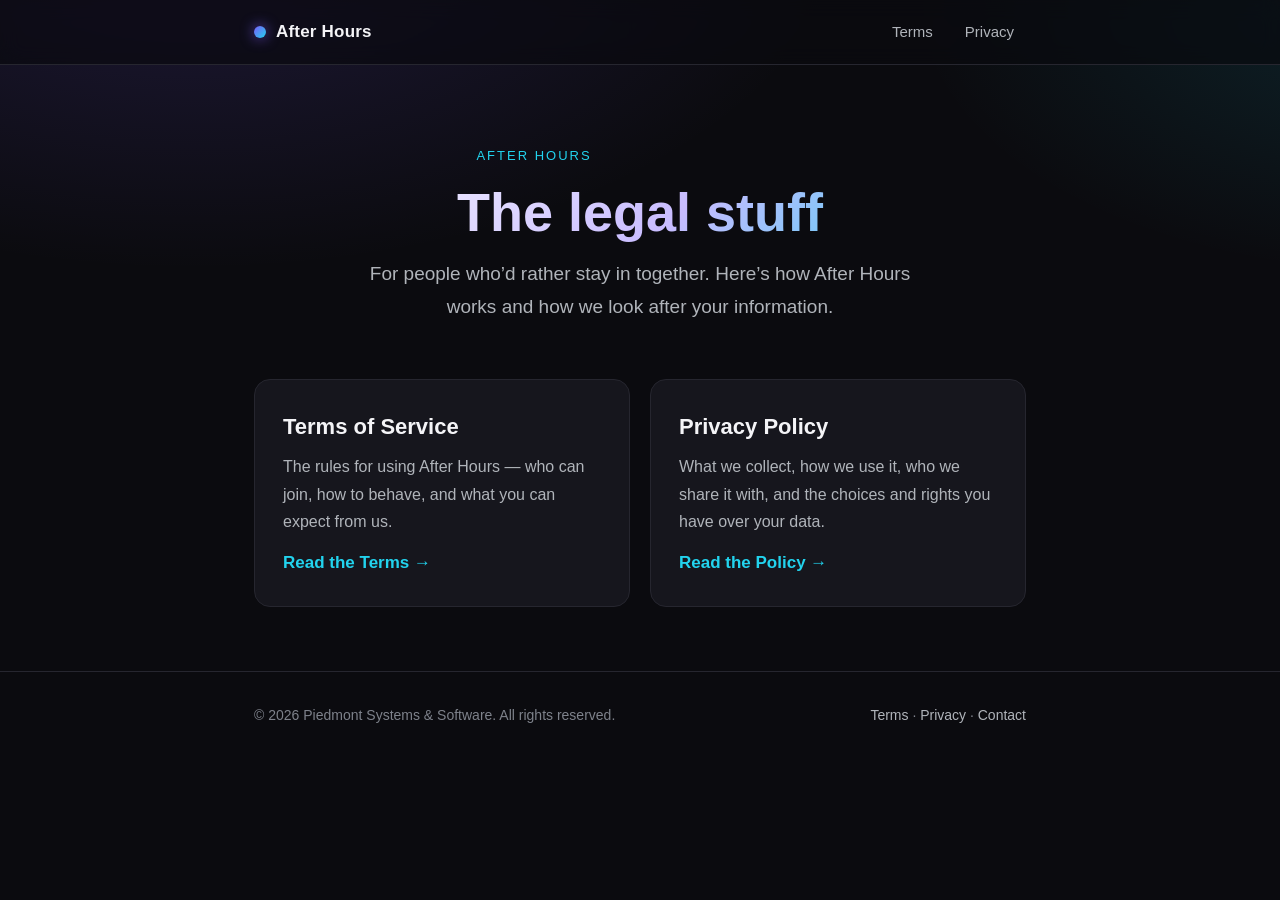
<file: index.html>
<!DOCTYPE html>
<html lang="en">
  <head>
    <meta charset="UTF-8" />
    <meta name="viewport" content="width=device-width, initial-scale=1.0" />
    <title>After Hours — Legal</title>
    <meta
      name="description"
      content="Terms of Service and Privacy Policy for After Hours, the dating app for people who'd rather stay in together."
    />
    <link rel="stylesheet" href="styles.css" />
  </head>
  <body>
    <header class="site-header">
      <div class="wrap">
        <a class="brand" href="index.html">
          <span class="dot"></span>
          After Hours
        </a>
        <nav class="nav">
          <a href="terms.html">Terms</a>
          <a href="privacy.html">Privacy</a>
        </nav>
      </div>
    </header>

    <main class="wrap">
      <section class="hero">
        <p class="eyebrow">After Hours</p>
        <h1>The legal stuff</h1>
        <p>
          For people who&rsquo;d rather stay in together. Here&rsquo;s how After
          Hours works and how we look after your information.
        </p>
      </section>

      <section class="cards">
        <a class="card" href="terms.html">
          <h2>Terms of Service</h2>
          <p>
            The rules for using After Hours &mdash; who can join, how to behave,
            and what you can expect from us.
          </p>
          <span class="arrow">Read the Terms &rarr;</span>
        </a>
        <a class="card" href="privacy.html">
          <h2>Privacy Policy</h2>
          <p>
            What we collect, how we use it, who we share it with, and the
            choices and rights you have over your data.
          </p>
          <span class="arrow">Read the Policy &rarr;</span>
        </a>
      </section>
    </main>

    <footer class="site-footer">
      <div class="wrap">
        <span>&copy; <span id="year"></span> Piedmont Systems &amp; Software. All rights reserved.</span>
        <span>
          <a href="terms.html">Terms</a> &middot;
          <a href="privacy.html">Privacy</a> &middot;
          <a href="mailto:info@piedmontsys.com">Contact</a>
        </span>
      </div>
    </footer>

    <script>
      document.getElementById("year").textContent = new Date().getFullYear();
    </script>
  </body>
</html>
</file>
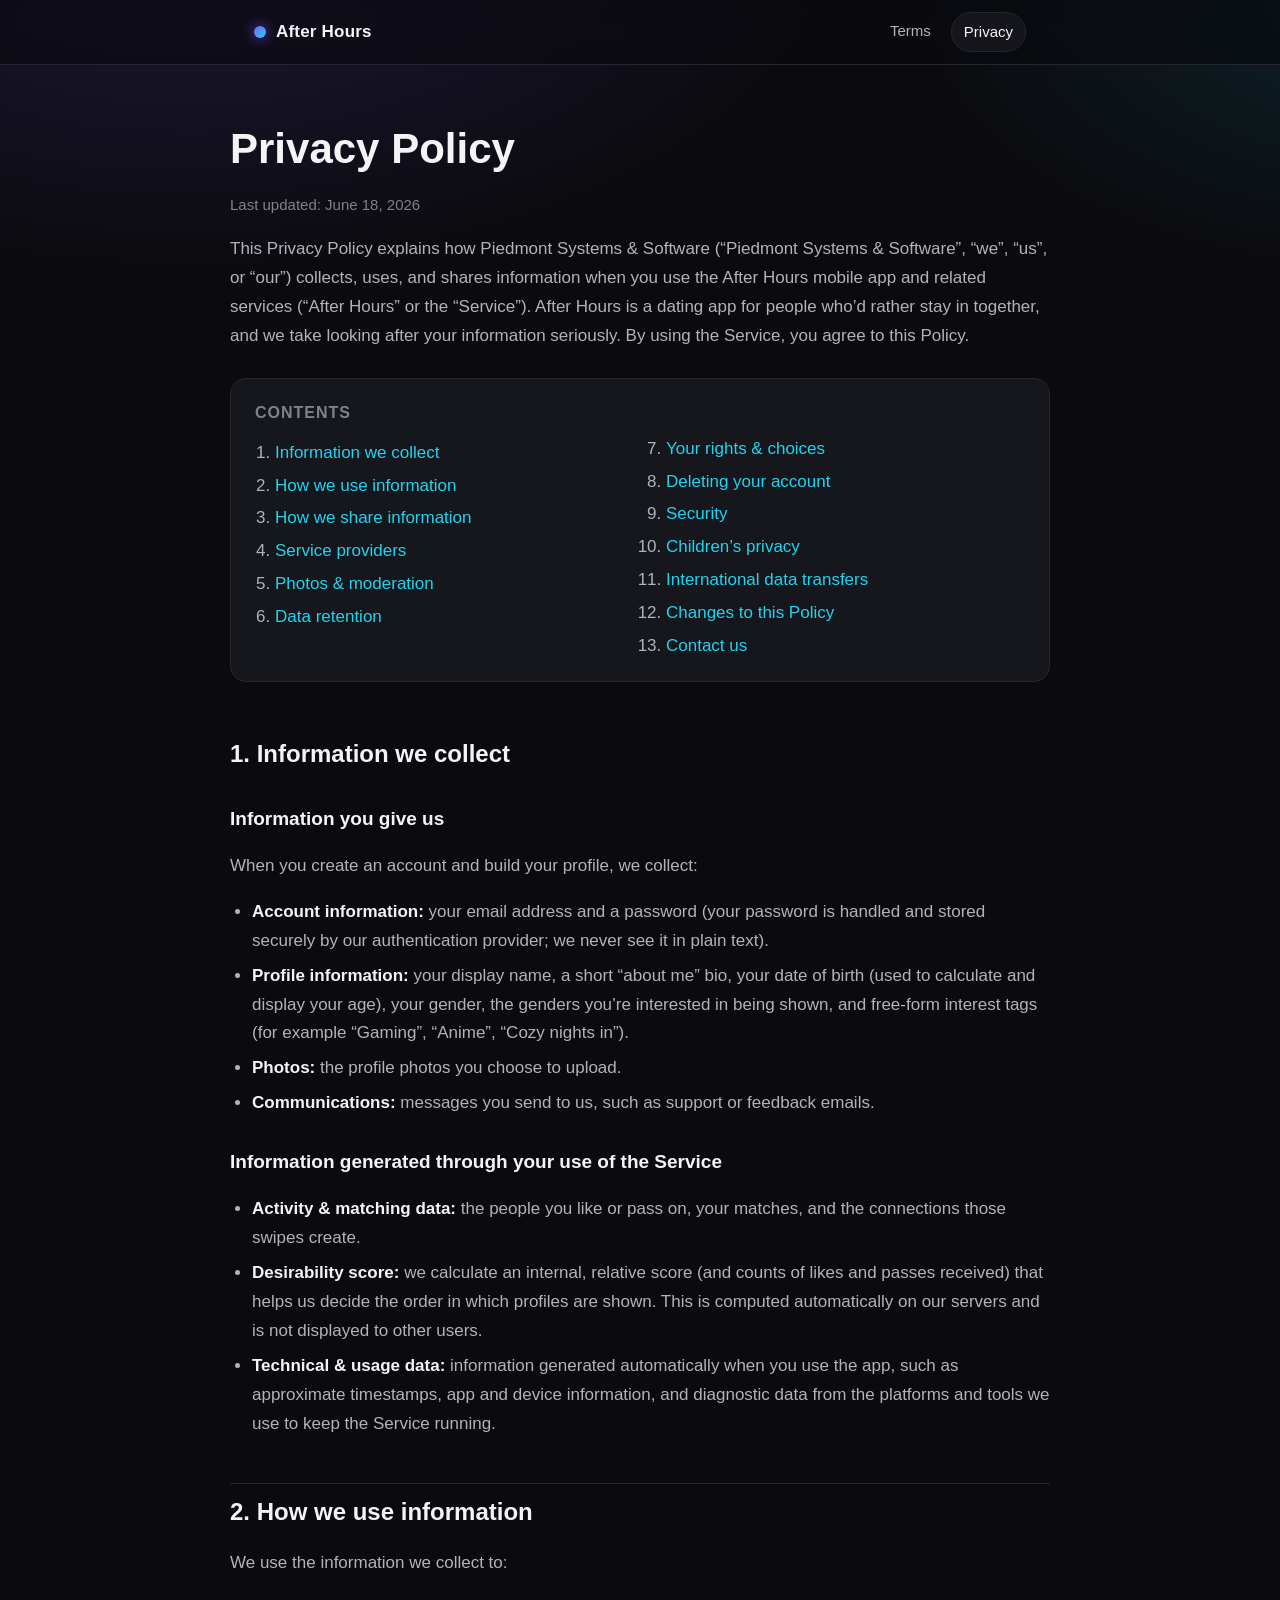
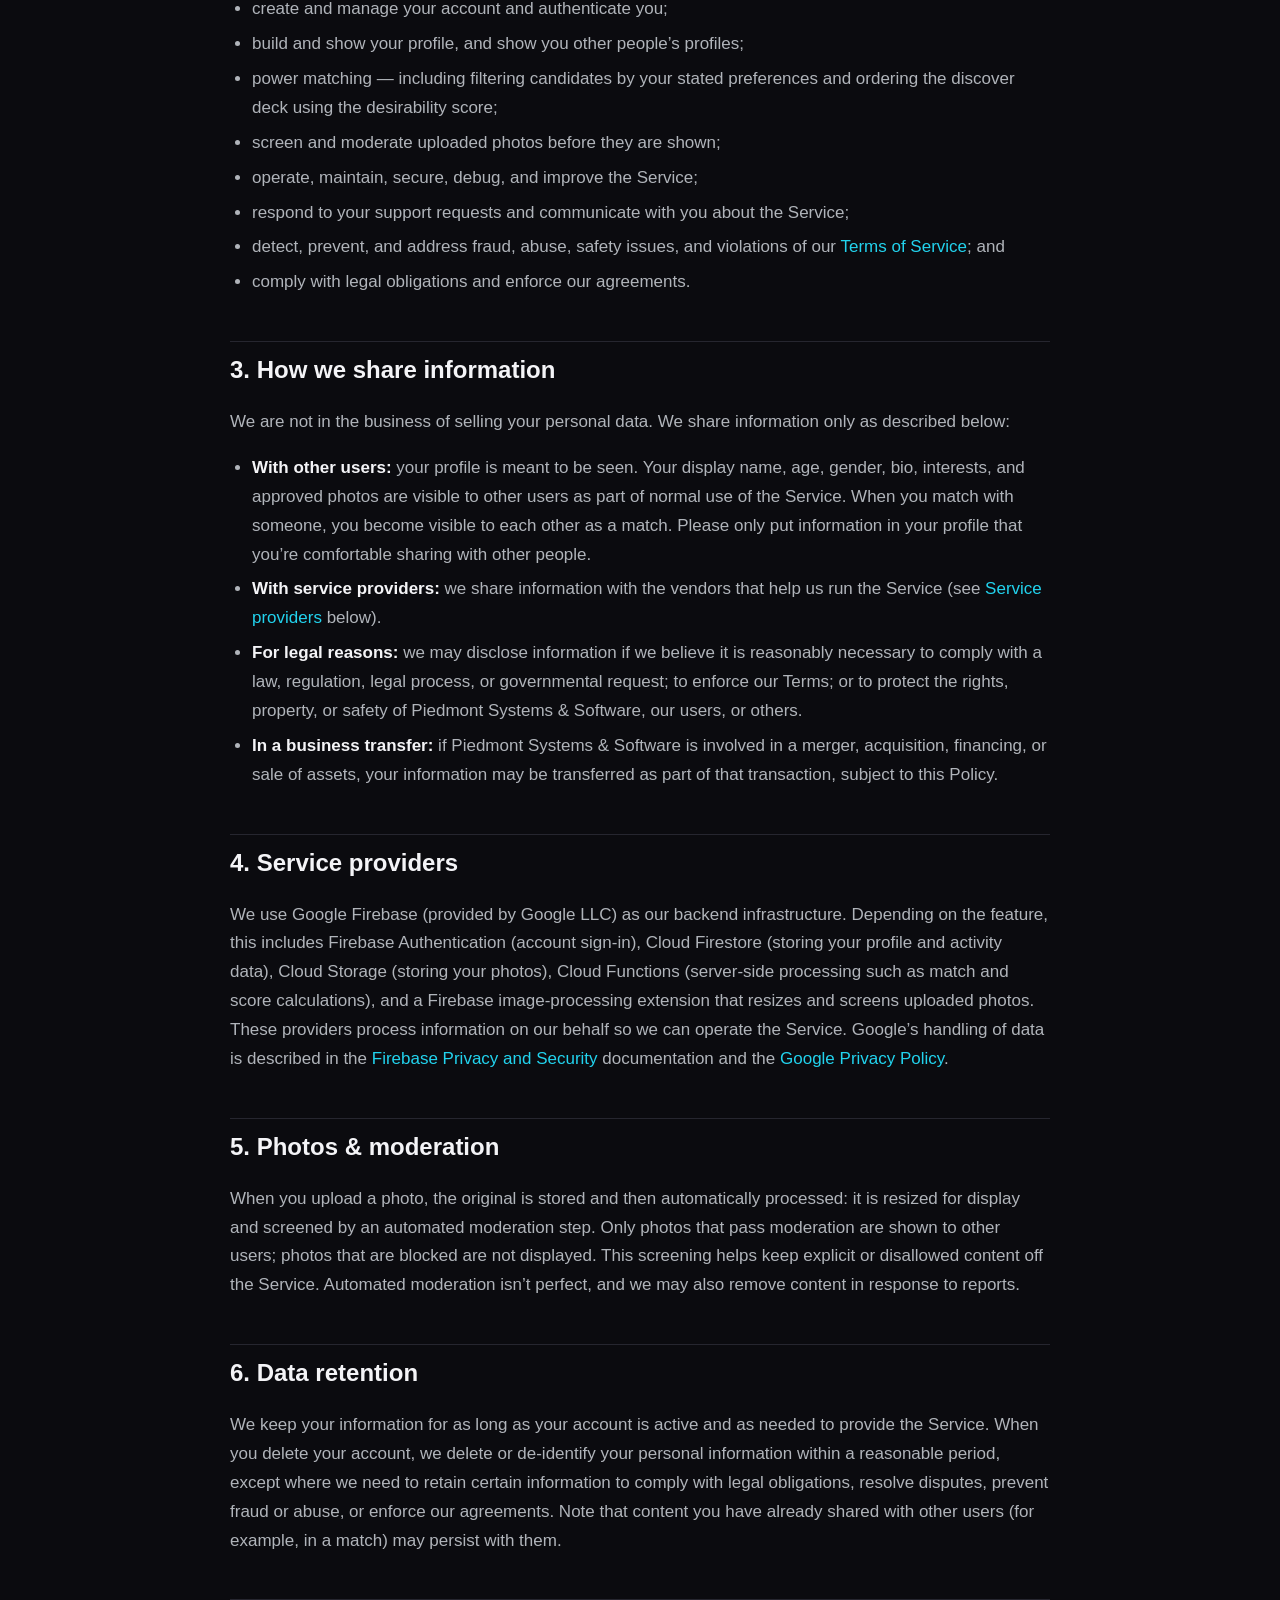
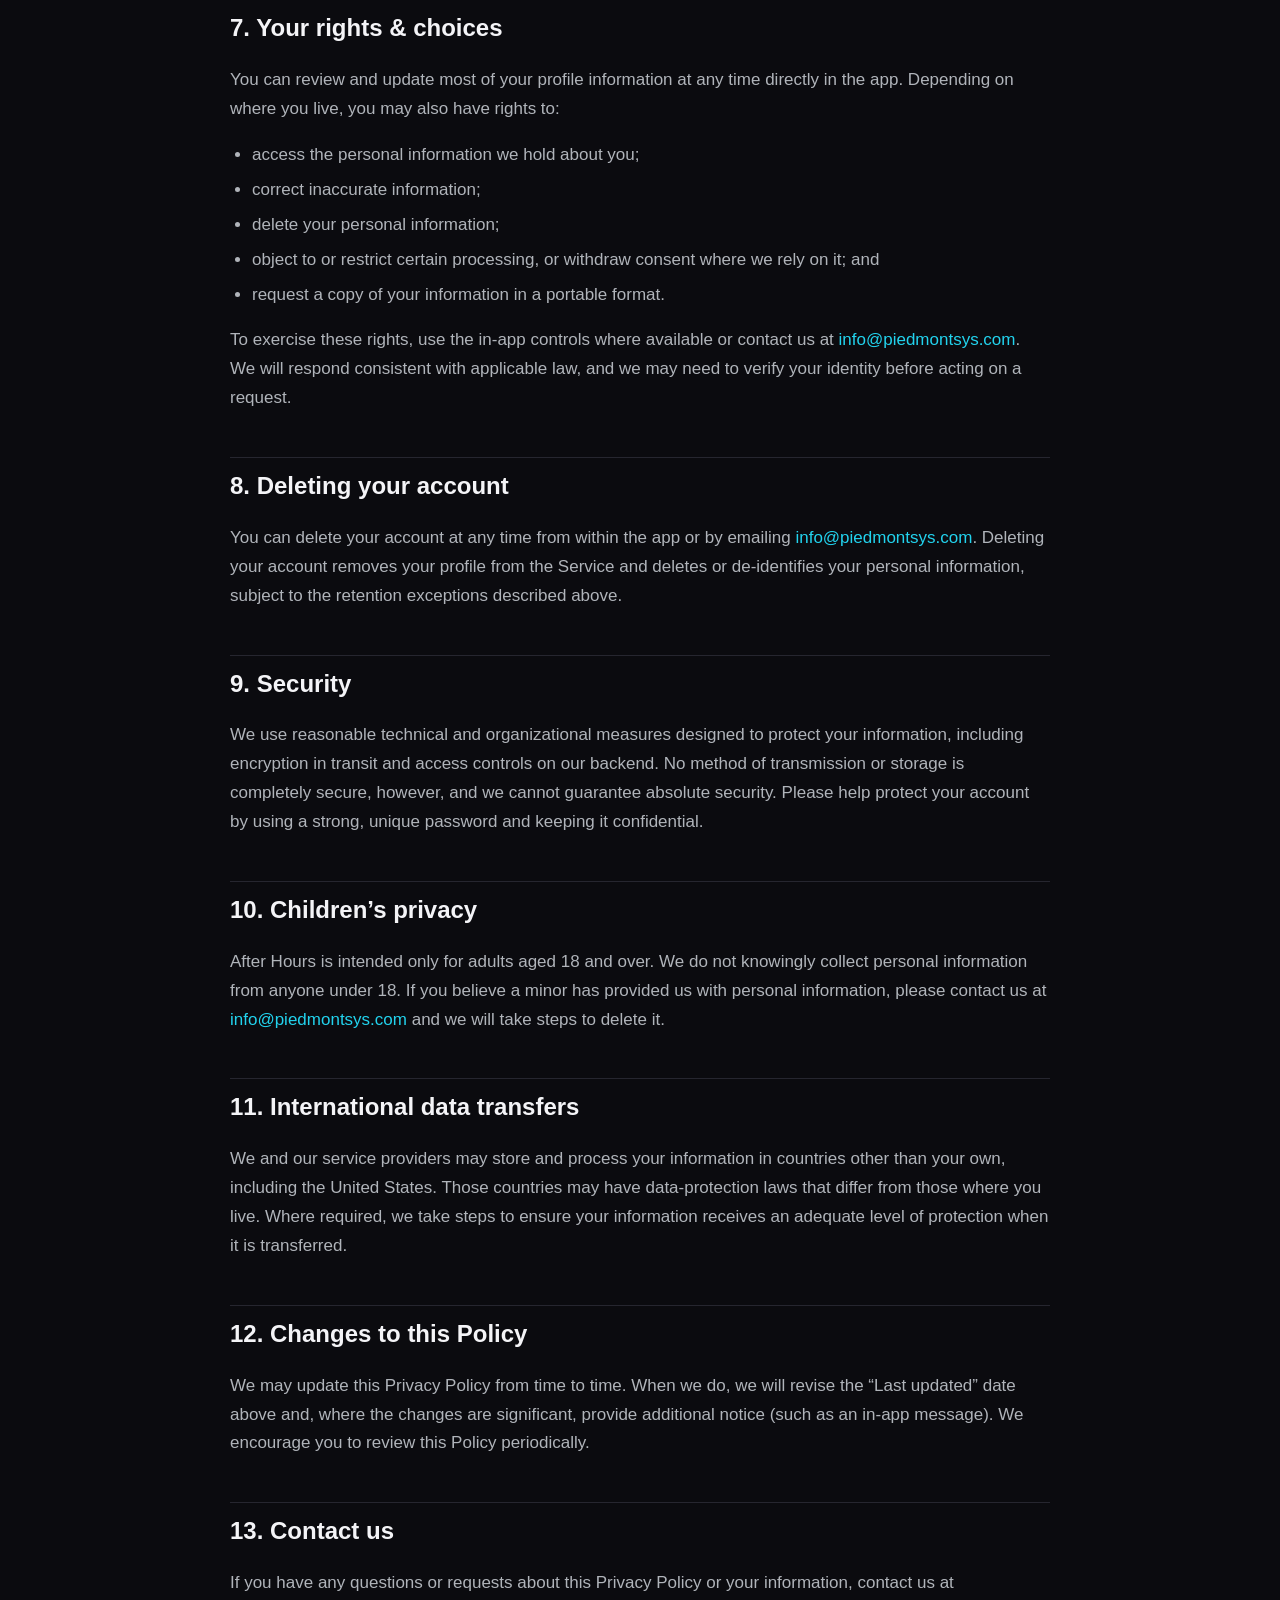
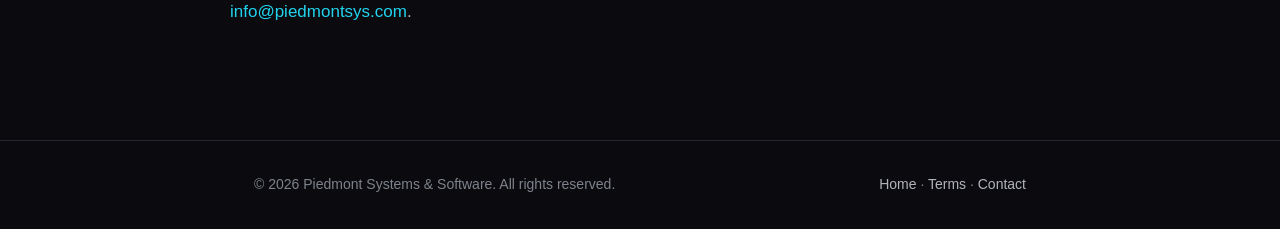
<file: privacy.html>
<!DOCTYPE html>
<html lang="en">
  <head>
    <meta charset="UTF-8" />
    <meta name="viewport" content="width=device-width, initial-scale=1.0" />
    <title>Privacy Policy — After Hours</title>
    <meta
      name="description"
      content="The Privacy Policy for After Hours, the dating app for people who'd rather stay in together."
    />
    <link rel="stylesheet" href="styles.css" />
  </head>
  <body>
    <header class="site-header">
      <div class="wrap">
        <a class="brand" href="index.html">
          <span class="dot"></span>
          After Hours
        </a>
        <nav class="nav">
          <a href="terms.html">Terms</a>
          <a href="privacy.html" class="active">Privacy</a>
        </nav>
      </div>
    </header>

    <main class="wrap doc">
      <h1>Privacy Policy</h1>
      <p class="updated">Last updated: June 18, 2026</p>
      <p class="intro">
        This Privacy Policy explains how Piedmont Systems &amp; Software
        (&ldquo;Piedmont Systems &amp; Software&rdquo;, &ldquo;we&rdquo;,
        &ldquo;us&rdquo;, or &ldquo;our&rdquo;) collects, uses, and shares
        information when you use the After Hours mobile app and related services
        (&ldquo;After Hours&rdquo; or the &ldquo;Service&rdquo;). After Hours is
        a dating app
        for people who&rsquo;d rather stay in together, and we take looking after
        your information seriously. By using the Service, you agree to this
        Policy.
      </p>

      <nav class="toc" aria-label="Table of contents">
        <h2>Contents</h2>
        <ol>
          <li><a href="#collect">Information we collect</a></li>
          <li><a href="#use">How we use information</a></li>
          <li><a href="#share">How we share information</a></li>
          <li><a href="#providers">Service providers</a></li>
          <li><a href="#photos">Photos &amp; moderation</a></li>
          <li><a href="#retention">Data retention</a></li>
          <li><a href="#rights">Your rights &amp; choices</a></li>
          <li><a href="#delete">Deleting your account</a></li>
          <li><a href="#security">Security</a></li>
          <li><a href="#children">Children&rsquo;s privacy</a></li>
          <li><a href="#international">International data transfers</a></li>
          <li><a href="#changes">Changes to this Policy</a></li>
          <li><a href="#contact">Contact us</a></li>
        </ol>
      </nav>

      <h2 id="collect">1. Information we collect</h2>

      <h3>Information you give us</h3>
      <p>
        When you create an account and build your profile, we collect:
      </p>
      <ul>
        <li>
          <strong>Account information:</strong> your email address and a
          password (your password is handled and stored securely by our
          authentication provider; we never see it in plain text).
        </li>
        <li>
          <strong>Profile information:</strong> your display name, a short
          &ldquo;about me&rdquo; bio, your date of birth (used to calculate and
          display your age), your gender, the genders you&rsquo;re interested in
          being shown, and free-form interest tags (for example
          &ldquo;Gaming&rdquo;, &ldquo;Anime&rdquo;, &ldquo;Cozy nights
          in&rdquo;).
        </li>
        <li>
          <strong>Photos:</strong> the profile photos you choose to upload.
        </li>
        <li>
          <strong>Communications:</strong> messages you send to us, such as
          support or feedback emails.
        </li>
      </ul>

      <h3>Information generated through your use of the Service</h3>
      <ul>
        <li>
          <strong>Activity &amp; matching data:</strong> the people you like or
          pass on, your matches, and the connections those swipes create.
        </li>
        <li>
          <strong>Desirability score:</strong> we calculate an internal,
          relative score (and counts of likes and passes received) that helps us
          decide the order in which profiles are shown. This is computed
          automatically on our servers and is not displayed to other users.
        </li>
        <li>
          <strong>Technical &amp; usage data:</strong> information generated
          automatically when you use the app, such as approximate timestamps,
          app and device information, and diagnostic data from the platforms and
          tools we use to keep the Service running.
        </li>
      </ul>

      <h2 id="use">2. How we use information</h2>
      <p>We use the information we collect to:</p>
      <ul>
        <li>create and manage your account and authenticate you;</li>
        <li>
          build and show your profile, and show you other people&rsquo;s
          profiles;
        </li>
        <li>
          power matching &mdash; including filtering candidates by your stated
          preferences and ordering the discover deck using the desirability
          score;
        </li>
        <li>screen and moderate uploaded photos before they are shown;</li>
        <li>
          operate, maintain, secure, debug, and improve the Service;
        </li>
        <li>
          respond to your support requests and communicate with you about the
          Service;
        </li>
        <li>
          detect, prevent, and address fraud, abuse, safety issues, and
          violations of our <a href="terms.html">Terms of Service</a>; and
        </li>
        <li>comply with legal obligations and enforce our agreements.</li>
      </ul>

      <h2 id="share">3. How we share information</h2>
      <p>We are not in the business of selling your personal data. We share information only as described below:</p>
      <ul>
        <li>
          <strong>With other users:</strong> your profile is meant to be seen.
          Your display name, age, gender, bio, interests, and approved photos
          are visible to other users as part of normal use of the Service. When
          you match with someone, you become visible to each other as a match.
          Please only put information in your profile that you&rsquo;re
          comfortable sharing with other people.
        </li>
        <li>
          <strong>With service providers:</strong> we share information with the
          vendors that help us run the Service (see
          <a href="#providers">Service providers</a> below).
        </li>
        <li>
          <strong>For legal reasons:</strong> we may disclose information if we
          believe it is reasonably necessary to comply with a law, regulation,
          legal process, or governmental request; to enforce our Terms; or to
          protect the rights, property, or safety of Piedmont Systems &amp;
          Software, our users, or others.
        </li>
        <li>
          <strong>In a business transfer:</strong> if Piedmont Systems &amp;
          Software is involved in a merger, acquisition, financing, or sale of
          assets, your information
          may be transferred as part of that transaction, subject to this
          Policy.
        </li>
      </ul>

      <h2 id="providers">4. Service providers</h2>
      <p>
        We use Google Firebase (provided by Google LLC) as our backend
        infrastructure. Depending on the feature, this includes Firebase
        Authentication (account sign-in), Cloud Firestore (storing your profile
        and activity data), Cloud Storage (storing your photos), Cloud Functions
        (server-side processing such as match and score calculations), and a
        Firebase image-processing extension that resizes and screens uploaded
        photos. These providers process information on our behalf so we can
        operate the Service. Google&rsquo;s handling of data is described in the
        <a
          href="https://firebase.google.com/support/privacy"
          target="_blank"
          rel="noopener"
          >Firebase Privacy and Security</a
        >
        documentation and the
        <a
          href="https://policies.google.com/privacy"
          target="_blank"
          rel="noopener"
          >Google Privacy Policy</a
        >.
      </p>

      <h2 id="photos">5. Photos &amp; moderation</h2>
      <p>
        When you upload a photo, the original is stored and then automatically
        processed: it is resized for display and screened by an automated
        moderation step. Only photos that pass moderation are shown to other
        users; photos that are blocked are not displayed. This screening helps
        keep explicit or disallowed content off the Service. Automated
        moderation isn&rsquo;t perfect, and we may also remove content in
        response to reports.
      </p>

      <h2 id="retention">6. Data retention</h2>
      <p>
        We keep your information for as long as your account is active and as
        needed to provide the Service. When you delete your account, we delete
        or de-identify your personal information within a reasonable period,
        except where we need to retain certain information to comply with legal
        obligations, resolve disputes, prevent fraud or abuse, or enforce our
        agreements. Note that content you have already shared with other users
        (for example, in a match) may persist with them.
      </p>

      <h2 id="rights">7. Your rights &amp; choices</h2>
      <p>
        You can review and update most of your profile information at any time
        directly in the app. Depending on where you live, you may also have
        rights to:
      </p>
      <ul>
        <li>access the personal information we hold about you;</li>
        <li>correct inaccurate information;</li>
        <li>delete your personal information;</li>
        <li>
          object to or restrict certain processing, or withdraw consent where we
          rely on it; and
        </li>
        <li>
          request a copy of your information in a portable format.
        </li>
      </ul>
      <p>
        To exercise these rights, use the in-app controls where available or
        contact us at
        <a href="mailto:info@piedmontsys.com">info@piedmontsys.com</a>. We will
        respond consistent with applicable law, and we may need to verify your
        identity before acting on a request.
      </p>

      <h2 id="delete">8. Deleting your account</h2>
      <p>
        You can delete your account at any time from within the app or by
        emailing
        <a href="mailto:info@piedmontsys.com">info@piedmontsys.com</a>. Deleting
        your account removes your profile from the Service and deletes or
        de-identifies your personal information, subject to the retention
        exceptions described above.
      </p>

      <h2 id="security">9. Security</h2>
      <p>
        We use reasonable technical and organizational measures designed to
        protect your information, including encryption in transit and access
        controls on our backend. No method of transmission or storage is
        completely secure, however, and we cannot guarantee absolute security.
        Please help protect your account by using a strong, unique password and
        keeping it confidential.
      </p>

      <h2 id="children">10. Children&rsquo;s privacy</h2>
      <p>
        After Hours is intended only for adults aged 18 and over. We do not
        knowingly collect personal information from anyone under 18. If you
        believe a minor has provided us with personal information, please contact
        us at
        <a href="mailto:info@piedmontsys.com">info@piedmontsys.com</a> and we
        will take steps to delete it.
      </p>

      <h2 id="international">11. International data transfers</h2>
      <p>
        We and our service providers may store and process your information in
        countries other than your own, including the United States. Those
        countries may have data-protection laws that differ from those where you
        live. Where required, we take steps to ensure your information receives
        an adequate level of protection when it is transferred.
      </p>

      <h2 id="changes">12. Changes to this Policy</h2>
      <p>
        We may update this Privacy Policy from time to time. When we do, we will
        revise the &ldquo;Last updated&rdquo; date above and, where the changes
        are significant, provide additional notice (such as an in-app message).
        We encourage you to review this Policy periodically.
      </p>

      <h2 id="contact">13. Contact us</h2>
      <p>
        If you have any questions or requests about this Privacy Policy or your
        information, contact us at
        <a href="mailto:info@piedmontsys.com">info@piedmontsys.com</a>.
      </p>
    </main>

    <footer class="site-footer">
      <div class="wrap">
        <span>&copy; <span id="year"></span> Piedmont Systems &amp; Software. All rights reserved.</span>
        <span>
          <a href="index.html">Home</a> &middot;
          <a href="terms.html">Terms</a> &middot;
          <a href="mailto:info@piedmontsys.com">Contact</a>
        </span>
      </div>
    </footer>

    <script>
      document.getElementById("year").textContent = new Date().getFullYear();
    </script>
  </body>
</html>
</file>
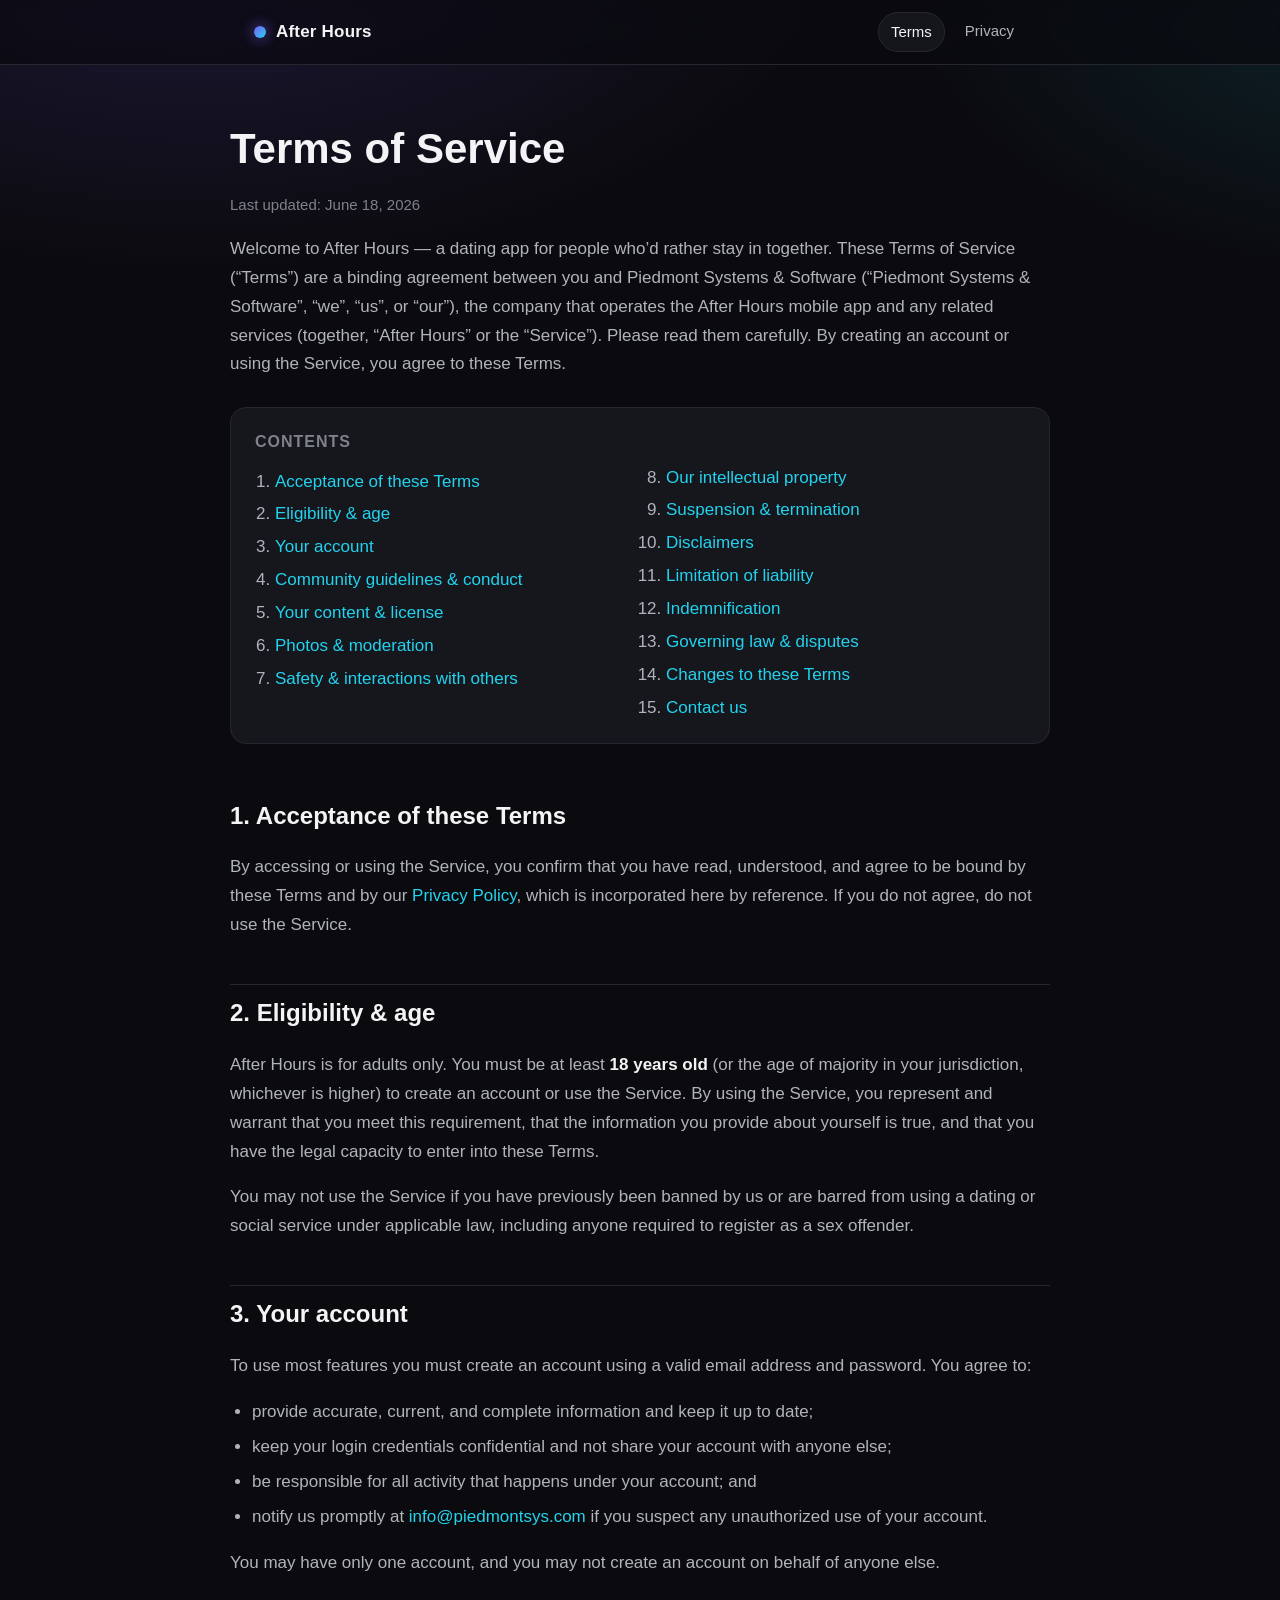
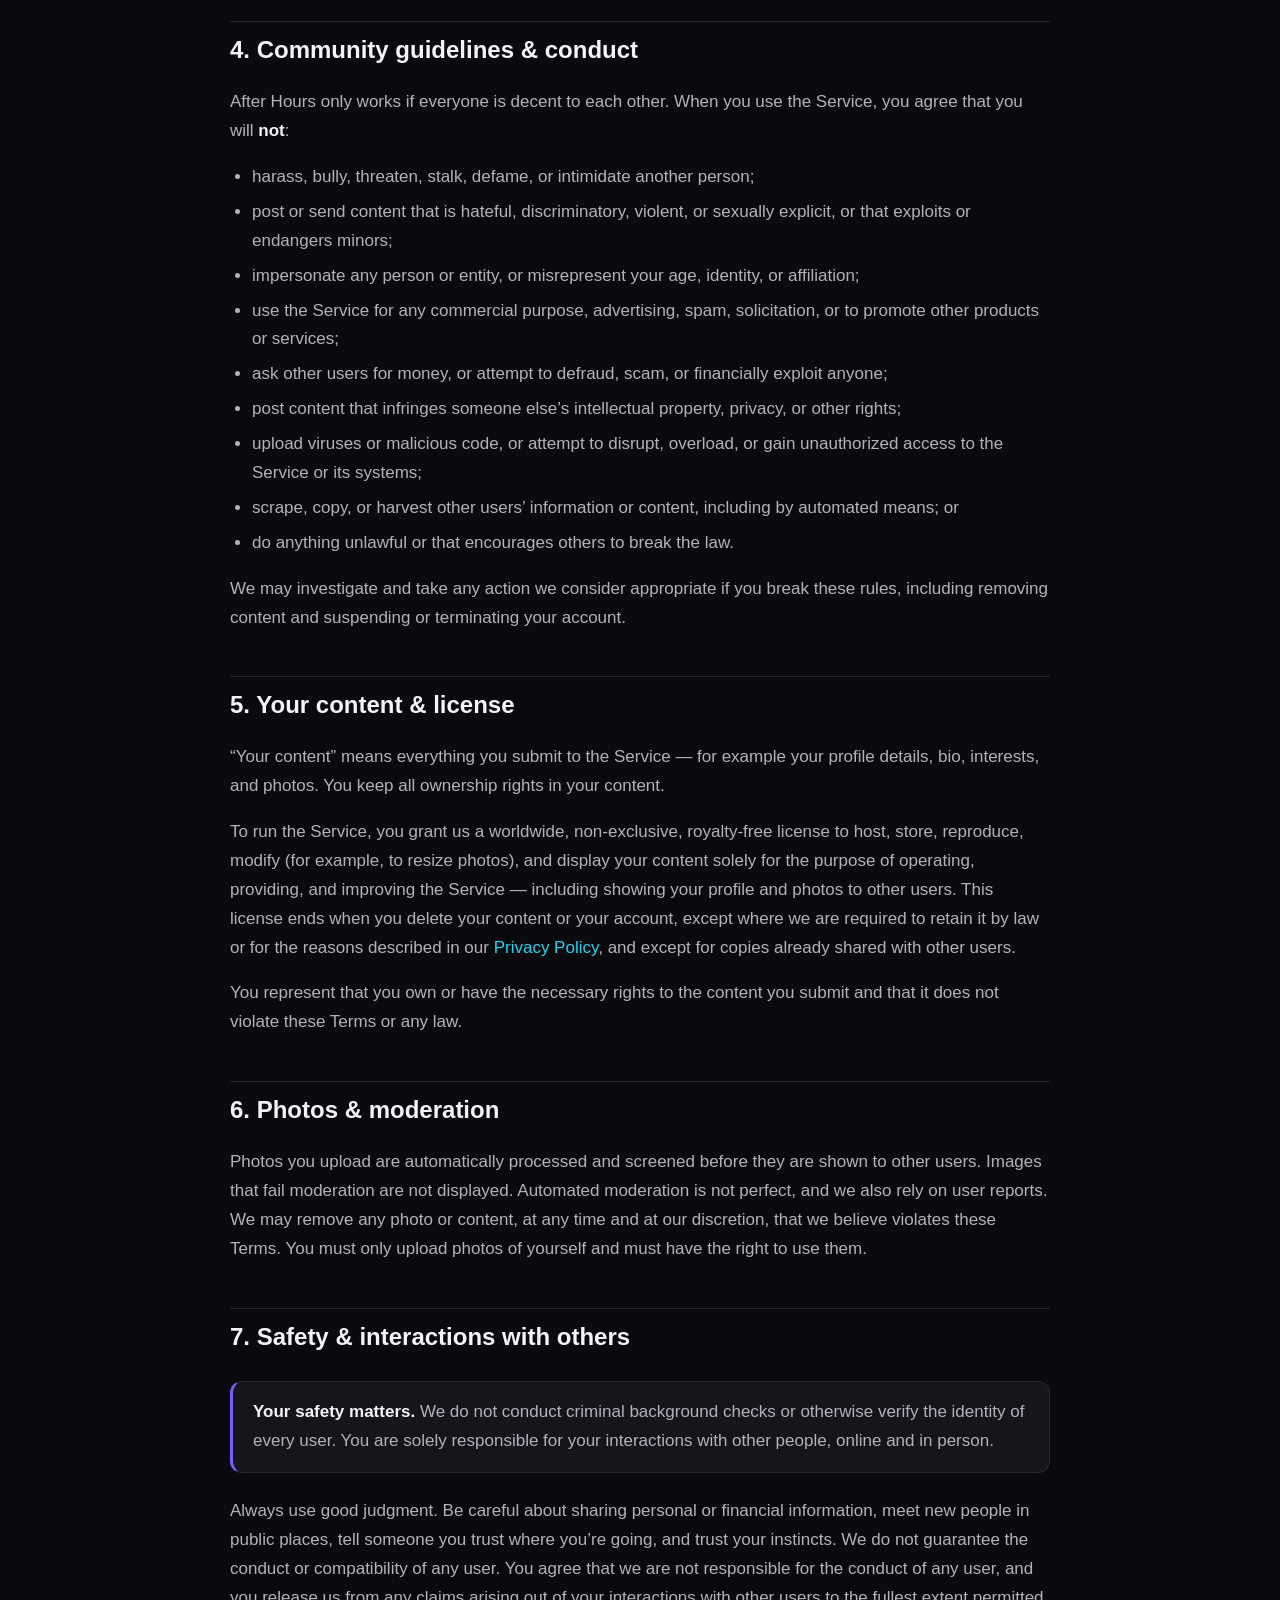
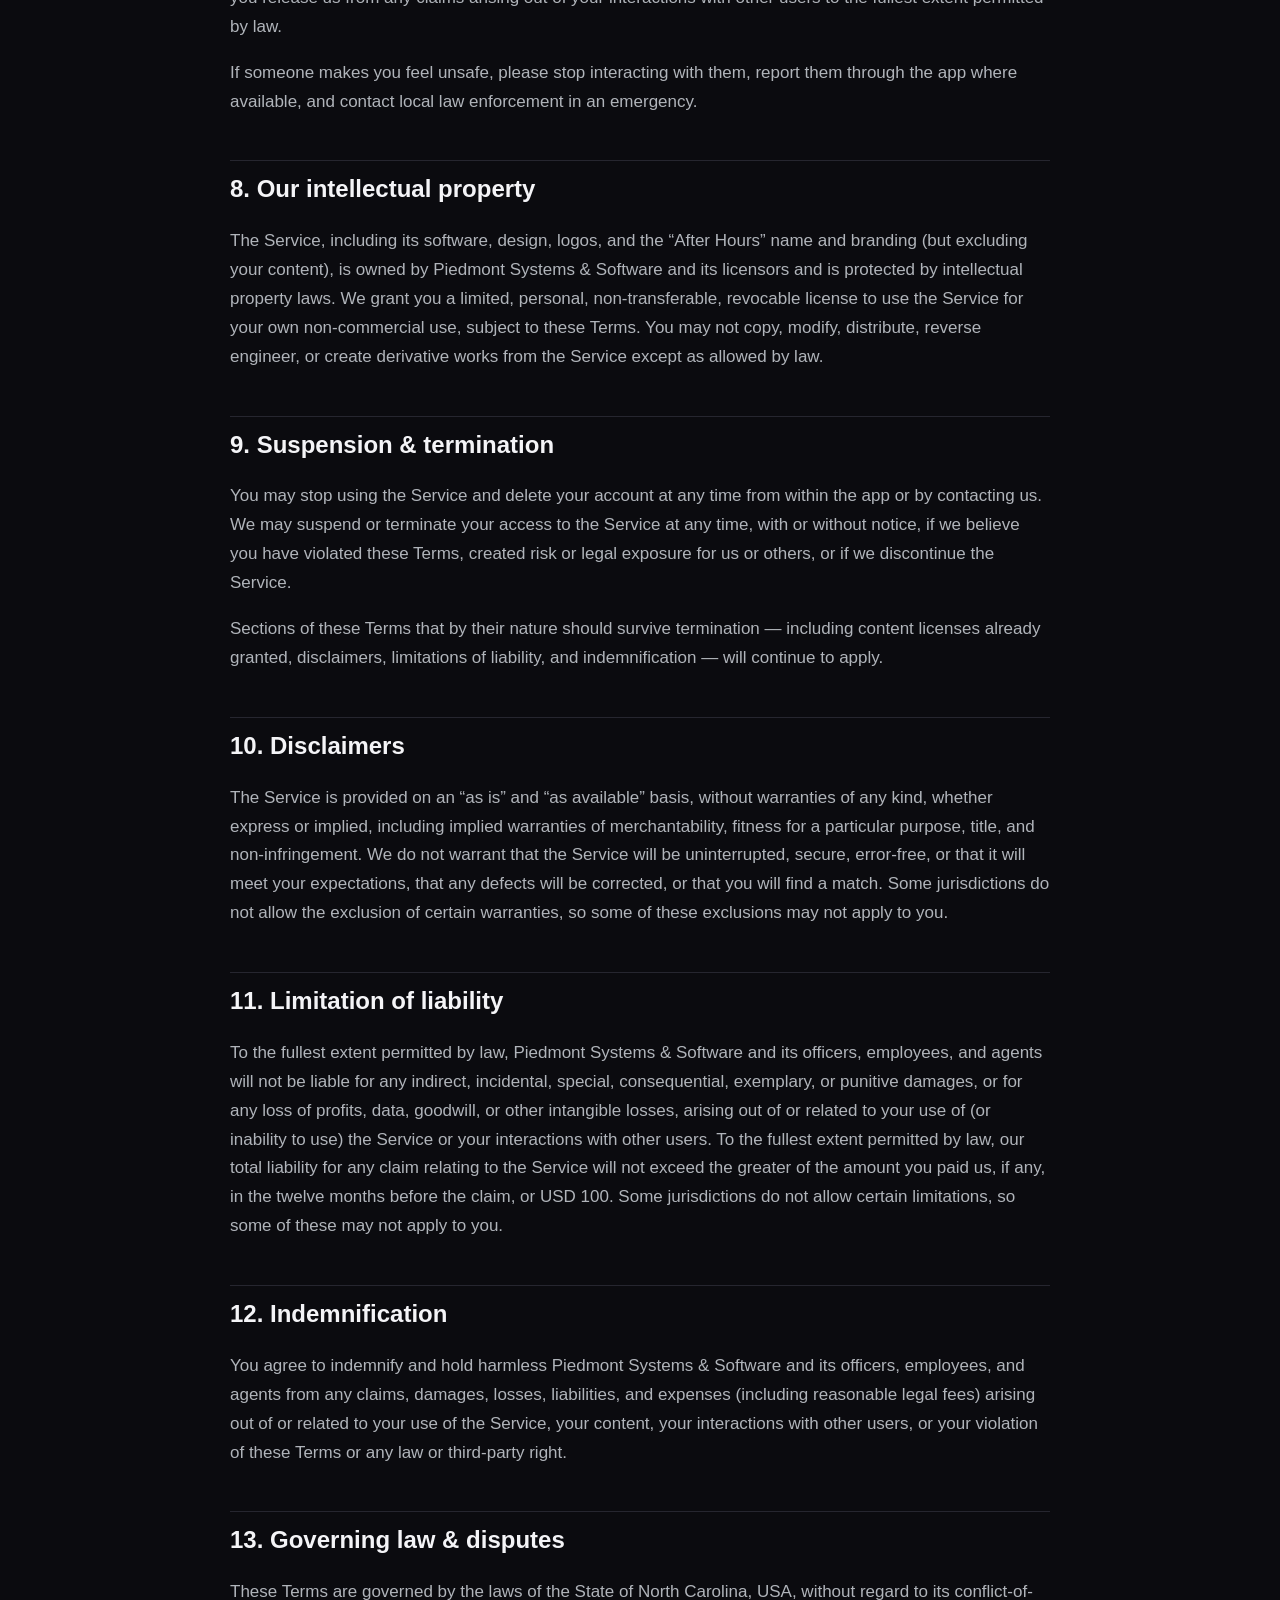
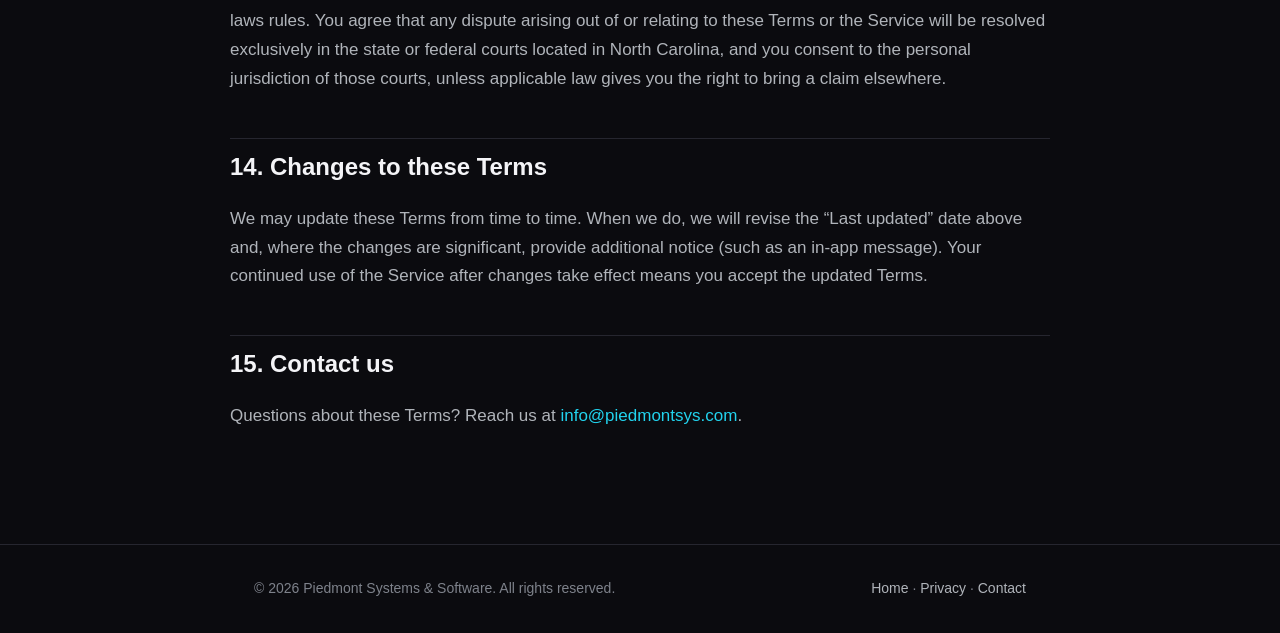
<file: terms.html>
<!DOCTYPE html>
<html lang="en">
  <head>
    <meta charset="UTF-8" />
    <meta name="viewport" content="width=device-width, initial-scale=1.0" />
    <title>Terms of Service — After Hours</title>
    <meta
      name="description"
      content="The Terms of Service for After Hours, the dating app for people who'd rather stay in together."
    />
    <link rel="stylesheet" href="styles.css" />
  </head>
  <body>
    <header class="site-header">
      <div class="wrap">
        <a class="brand" href="index.html">
          <span class="dot"></span>
          After Hours
        </a>
        <nav class="nav">
          <a href="terms.html" class="active">Terms</a>
          <a href="privacy.html">Privacy</a>
        </nav>
      </div>
    </header>

    <main class="wrap doc">
      <h1>Terms of Service</h1>
      <p class="updated">Last updated: June 18, 2026</p>
      <p class="intro">
        Welcome to After Hours &mdash; a dating app for people who&rsquo;d
        rather stay in together. These Terms of Service (&ldquo;Terms&rdquo;)
        are a binding agreement between you and Piedmont Systems &amp; Software
        (&ldquo;Piedmont Systems &amp; Software&rdquo;, &ldquo;we&rdquo;,
        &ldquo;us&rdquo;, or &ldquo;our&rdquo;), the company that operates the
        After Hours mobile app and any related services (together, &ldquo;After
        Hours&rdquo; or the &ldquo;Service&rdquo;). Please read them carefully.
        By creating an account or using the Service, you agree to these Terms.
      </p>

      <nav class="toc" aria-label="Table of contents">
        <h2>Contents</h2>
        <ol>
          <li><a href="#acceptance">Acceptance of these Terms</a></li>
          <li><a href="#eligibility">Eligibility &amp; age</a></li>
          <li><a href="#account">Your account</a></li>
          <li><a href="#conduct">Community guidelines &amp; conduct</a></li>
          <li><a href="#content">Your content &amp; license</a></li>
          <li><a href="#photos">Photos &amp; moderation</a></li>
          <li><a href="#safety">Safety &amp; interactions with others</a></li>
          <li><a href="#ip">Our intellectual property</a></li>
          <li><a href="#termination">Suspension &amp; termination</a></li>
          <li><a href="#disclaimers">Disclaimers</a></li>
          <li><a href="#liability">Limitation of liability</a></li>
          <li><a href="#indemnity">Indemnification</a></li>
          <li><a href="#law">Governing law &amp; disputes</a></li>
          <li><a href="#changes">Changes to these Terms</a></li>
          <li><a href="#contact">Contact us</a></li>
        </ol>
      </nav>

      <h2 id="acceptance">1. Acceptance of these Terms</h2>
      <p>
        By accessing or using the Service, you confirm that you have read,
        understood, and agree to be bound by these Terms and by our
        <a href="privacy.html">Privacy Policy</a>, which is incorporated here by
        reference. If you do not agree, do not use the Service.
      </p>

      <h2 id="eligibility">2. Eligibility &amp; age</h2>
      <p>
        After Hours is for adults only. You must be at least <strong>18 years
        old</strong> (or the age of majority in your jurisdiction, whichever is
        higher) to create an account or use the Service. By using the Service,
        you represent and warrant that you meet this requirement, that the
        information you provide about yourself is true, and that you have the
        legal capacity to enter into these Terms.
      </p>
      <p>
        You may not use the Service if you have previously been banned by us or
        are barred from using a dating or social service under applicable law,
        including anyone required to register as a sex offender.
      </p>

      <h2 id="account">3. Your account</h2>
      <p>
        To use most features you must create an account using a valid email
        address and password. You agree to:
      </p>
      <ul>
        <li>
          provide accurate, current, and complete information and keep it up to
          date;
        </li>
        <li>
          keep your login credentials confidential and not share your account
          with anyone else;
        </li>
        <li>
          be responsible for all activity that happens under your account; and
        </li>
        <li>
          notify us promptly at
          <a href="mailto:info@piedmontsys.com">info@piedmontsys.com</a> if you
          suspect any unauthorized use of your account.
        </li>
      </ul>
      <p>
        You may have only one account, and you may not create an account on
        behalf of anyone else.
      </p>

      <h2 id="conduct">4. Community guidelines &amp; conduct</h2>
      <p>
        After Hours only works if everyone is decent to each other. When you use
        the Service, you agree that you will <strong>not</strong>:
      </p>
      <ul>
        <li>
          harass, bully, threaten, stalk, defame, or intimidate another person;
        </li>
        <li>
          post or send content that is hateful, discriminatory, violent, or
          sexually explicit, or that exploits or endangers minors;
        </li>
        <li>
          impersonate any person or entity, or misrepresent your age, identity,
          or affiliation;
        </li>
        <li>
          use the Service for any commercial purpose, advertising, spam,
          solicitation, or to promote other products or services;
        </li>
        <li>
          ask other users for money, or attempt to defraud, scam, or
          financially exploit anyone;
        </li>
        <li>
          post content that infringes someone else&rsquo;s intellectual
          property, privacy, or other rights;
        </li>
        <li>
          upload viruses or malicious code, or attempt to disrupt, overload, or
          gain unauthorized access to the Service or its systems;
        </li>
        <li>
          scrape, copy, or harvest other users&rsquo; information or content,
          including by automated means; or
        </li>
        <li>
          do anything unlawful or that encourages others to break the law.
        </li>
      </ul>
      <p>
        We may investigate and take any action we consider appropriate if you
        break these rules, including removing content and suspending or
        terminating your account.
      </p>

      <h2 id="content">5. Your content &amp; license</h2>
      <p>
        &ldquo;Your content&rdquo; means everything you submit to the Service
        &mdash; for example your profile details, bio, interests, and photos.
        You keep all ownership rights in your content.
      </p>
      <p>
        To run the Service, you grant us a worldwide, non-exclusive,
        royalty-free license to host, store, reproduce, modify (for example, to
        resize photos), and display your content solely for the purpose of
        operating, providing, and improving the Service &mdash; including
        showing your profile and photos to other users. This license ends when
        you delete your content or your account, except where we are required to
        retain it by law or for the reasons described in our
        <a href="privacy.html">Privacy Policy</a>, and except for copies already
        shared with other users.
      </p>
      <p>
        You represent that you own or have the necessary rights to the content
        you submit and that it does not violate these Terms or any law.
      </p>

      <h2 id="photos">6. Photos &amp; moderation</h2>
      <p>
        Photos you upload are automatically processed and screened before they
        are shown to other users. Images that fail moderation are not displayed.
        Automated moderation is not perfect, and we also rely on user reports.
        We may remove any photo or content, at any time and at our discretion,
        that we believe violates these Terms. You must only upload photos of
        yourself and must have the right to use them.
      </p>

      <h2 id="safety">7. Safety &amp; interactions with others</h2>
      <div class="callout">
        <strong>Your safety matters.</strong> We do not conduct criminal
        background checks or otherwise verify the identity of every user. You are solely responsible for your interactions with other
        people, online and in person.
      </div>
      <p>
        Always use good judgment. Be careful about sharing personal or financial
        information, meet new people in public places, tell someone you trust
        where you&rsquo;re going, and trust your instincts. We do not guarantee
        the conduct or compatibility of any user. You agree that we are not
        responsible for the conduct of any user, and you release us from any
        claims arising out of your interactions with other users to the fullest
        extent permitted by law.
      </p>
      <p>
        If someone makes you feel unsafe, please stop interacting with them,
        report them through the app where available, and contact local law
        enforcement in an emergency.
      </p>

      <h2 id="ip">8. Our intellectual property</h2>
      <p>
        The Service, including its software, design, logos, and the &ldquo;After
        Hours&rdquo; name and branding (but excluding your content), is owned by
        Piedmont Systems &amp; Software and its licensors and is protected by
        intellectual property
        laws. We grant you a limited, personal, non-transferable, revocable
        license to use the Service for your own non-commercial use, subject to
        these Terms. You may not copy, modify, distribute, reverse engineer, or
        create derivative works from the Service except as allowed by law.
      </p>

      <h2 id="termination">9. Suspension &amp; termination</h2>
      <p>
        You may stop using the Service and delete your account at any time from
        within the app or by contacting us. We may suspend or terminate your
        access to the Service at any time, with or without notice, if we believe
        you have violated these Terms, created risk or legal exposure for us or
        others, or if we discontinue the Service.
      </p>
      <p>
        Sections of these Terms that by their nature should survive termination
        &mdash; including content licenses already granted, disclaimers,
        limitations of liability, and indemnification &mdash; will continue to
        apply.
      </p>

      <h2 id="disclaimers">10. Disclaimers</h2>
      <p>
        The Service is provided on an &ldquo;as is&rdquo; and &ldquo;as
        available&rdquo; basis, without warranties of any kind, whether express
        or implied, including implied warranties of merchantability, fitness for
        a particular purpose, title, and non-infringement. We do not warrant
        that the Service will be uninterrupted, secure, error-free, or that it
        will meet your expectations, that any defects will be corrected, or that
        you will find a match. Some jurisdictions do not allow the exclusion of
        certain warranties, so some of these exclusions may not apply to you.
      </p>

      <h2 id="liability">11. Limitation of liability</h2>
      <p>
        To the fullest extent permitted by law, Piedmont Systems &amp; Software
        and its officers, employees, and agents will not be liable for any
        indirect, incidental,
        special, consequential, exemplary, or punitive damages, or for any loss
        of profits, data, goodwill, or other intangible losses, arising out of
        or related to your use of (or inability to use) the Service or your
        interactions with other users. To the fullest extent permitted by law,
        our total liability for any claim relating to the Service will not
        exceed the greater of the amount you paid us, if any, in the twelve
        months before the claim, or USD&nbsp;100. Some jurisdictions do not
        allow certain limitations, so some of these may not apply to you.
      </p>

      <h2 id="indemnity">12. Indemnification</h2>
      <p>
        You agree to indemnify and hold harmless Piedmont Systems &amp; Software
        and its officers, employees, and agents from any claims, damages,
        losses, liabilities, and
        expenses (including reasonable legal fees) arising out of or related to
        your use of the Service, your content, your interactions with other
        users, or your violation of these Terms or any law or third-party right.
      </p>

      <h2 id="law">13. Governing law &amp; disputes</h2>
      <p>
        These Terms are governed by the laws of the State of North Carolina,
        USA, without regard to its conflict-of-laws rules. You agree that any
        dispute arising out of or relating to these Terms or the Service will be
        resolved exclusively in the state or federal courts located in North
        Carolina, and you consent to the personal jurisdiction of those courts,
        unless applicable law gives you the right to bring a claim elsewhere.
      </p>

      <h2 id="changes">14. Changes to these Terms</h2>
      <p>
        We may update these Terms from time to time. When we do, we will revise
        the &ldquo;Last updated&rdquo; date above and, where the changes are
        significant, provide additional notice (such as an in-app message). Your
        continued use of the Service after changes take effect means you accept
        the updated Terms.
      </p>

      <h2 id="contact">15. Contact us</h2>
      <p>
        Questions about these Terms? Reach us at
        <a href="mailto:info@piedmontsys.com">info@piedmontsys.com</a>.
      </p>
    </main>

    <footer class="site-footer">
      <div class="wrap">
        <span>&copy; <span id="year"></span> Piedmont Systems &amp; Software. All rights reserved.</span>
        <span>
          <a href="index.html">Home</a> &middot;
          <a href="privacy.html">Privacy</a> &middot;
          <a href="mailto:info@piedmontsys.com">Contact</a>
        </span>
      </div>
    </footer>

    <script>
      document.getElementById("year").textContent = new Date().getFullYear();
    </script>
  </body>
</html>
</file>
<file: styles.css>
/* After Hours — shared styles for the legal pages (Terms & Privacy).
   Dark, cozy, late-night identity: violet primary + neon-cyan accent. */

:root {
  --primary: #7c5cfc; /* violet — the late-night "After Hours" identity */
  --accent: #22d3ee; /* neon cyan glow */
  --success: #2bbf7e;

  --bg: #0b0b0f;
  --bg-elevated: #15151c;
  --bg-card: #16161d;
  --border: #26262f;

  --text: #f4f4f7;
  --text-secondary: #b0b4ba;
  --text-muted: #7e828b;

  --max-width: 820px;
  --radius: 16px;

  --font-sans: -apple-system, BlinkMacSystemFont, "Segoe UI", Roboto, Helvetica,
    Arial, "Apple Color Emoji", "Segoe UI Emoji", sans-serif;
}

* {
  box-sizing: border-box;
}

html {
  scroll-behavior: smooth;
}

body {
  margin: 0;
  background-color: var(--bg);
  background-image: radial-gradient(
      1100px 600px at 15% -10%,
      rgba(124, 92, 252, 0.18),
      transparent 60%
    ),
    radial-gradient(
      900px 500px at 110% 0%,
      rgba(34, 211, 238, 0.12),
      transparent 55%
    );
  background-attachment: fixed;
  color: var(--text);
  font-family: var(--font-sans);
  font-size: 17px;
  line-height: 1.7;
  -webkit-font-smoothing: antialiased;
  text-rendering: optimizeLegibility;
}

a {
  color: var(--accent);
  text-decoration: none;
}

a:hover {
  text-decoration: underline;
}

.wrap {
  max-width: var(--max-width);
  margin: 0 auto;
  padding: 0 24px;
}

/* ---- Site header / nav ---- */
.site-header {
  position: sticky;
  top: 0;
  z-index: 10;
  backdrop-filter: saturate(140%) blur(10px);
  background: rgba(11, 11, 15, 0.72);
  border-bottom: 1px solid var(--border);
}

.site-header .wrap {
  display: flex;
  align-items: center;
  justify-content: space-between;
  gap: 16px;
  height: 64px;
}

.brand {
  display: inline-flex;
  align-items: center;
  gap: 10px;
  font-weight: 700;
  letter-spacing: 0.2px;
  color: var(--text);
}

.brand:hover {
  text-decoration: none;
}

.brand .dot {
  width: 12px;
  height: 12px;
  border-radius: 50%;
  background: linear-gradient(135deg, var(--primary), var(--accent));
  box-shadow: 0 0 14px rgba(124, 92, 252, 0.8);
}

.nav {
  display: flex;
  gap: 8px;
  flex-wrap: wrap;
}

.nav a {
  color: var(--text-secondary);
  padding: 6px 12px;
  border-radius: 999px;
  font-size: 15px;
}

.nav a:hover {
  color: var(--text);
  background: var(--bg-elevated);
  text-decoration: none;
}

.nav a.active {
  color: var(--text);
  background: var(--bg-elevated);
  border: 1px solid var(--border);
}

/* ---- Hero (landing page) ---- */
.hero {
  text-align: center;
  padding: 80px 0 32px;
}

.hero .eyebrow {
  text-transform: uppercase;
  letter-spacing: 2px;
  font-size: 13px;
  color: var(--accent);
  margin: 0 0 16px;
}

.hero h1 {
  font-size: clamp(34px, 6vw, 54px);
  line-height: 1.1;
  margin: 0 0 16px;
  background: linear-gradient(135deg, #ffffff, #c8bcff 55%, var(--accent));
  -webkit-background-clip: text;
  background-clip: text;
  color: transparent;
}

.hero p {
  color: var(--text-secondary);
  max-width: 560px;
  margin: 0 auto;
  font-size: 19px;
}

/* ---- Cards (landing page) ---- */
.cards {
  display: grid;
  grid-template-columns: repeat(auto-fit, minmax(260px, 1fr));
  gap: 20px;
  padding: 24px 0 64px;
}

.card {
  display: block;
  background: var(--bg-card);
  border: 1px solid var(--border);
  border-radius: var(--radius);
  padding: 28px;
  transition: transform 0.15s ease, border-color 0.15s ease;
}

.card:hover {
  text-decoration: none;
  transform: translateY(-3px);
  border-color: var(--primary);
}

.card h2 {
  margin: 0 0 8px;
  font-size: 22px;
  color: var(--text);
}

.card p {
  margin: 0 0 14px;
  color: var(--text-secondary);
  font-size: 16px;
}

.card .arrow {
  color: var(--accent);
  font-weight: 600;
}

/* ---- Legal document pages ---- */
.doc {
  padding: 48px 0 96px;
}

.doc h1 {
  font-size: clamp(30px, 5vw, 42px);
  margin: 0 0 8px;
}

.doc .updated {
  color: var(--text-muted);
  font-size: 15px;
  margin: 0 0 8px;
}

.doc .intro {
  color: var(--text-secondary);
}

.doc h2 {
  margin: 44px 0 12px;
  font-size: 24px;
  scroll-margin-top: 84px;
  padding-top: 8px;
  border-top: 1px solid var(--border);
}

.doc h2:first-of-type {
  border-top: none;
}

.doc h3 {
  margin: 28px 0 8px;
  font-size: 19px;
  color: var(--text);
}

.doc p,
.doc li {
  color: var(--text-secondary);
}

.doc strong {
  color: var(--text);
}

.doc ul {
  padding-left: 22px;
}

.doc li {
  margin: 6px 0;
}

.callout {
  background: var(--bg-elevated);
  border: 1px solid var(--border);
  border-left: 3px solid var(--primary);
  border-radius: 12px;
  padding: 16px 20px;
  margin: 24px 0;
  color: var(--text-secondary);
}

/* ---- Table of contents ---- */
.toc {
  background: var(--bg-card);
  border: 1px solid var(--border);
  border-radius: var(--radius);
  padding: 20px 24px;
  margin: 28px 0 8px;
}

.toc h2 {
  border: none;
  margin: 0 0 8px;
  padding: 0;
  font-size: 16px;
  text-transform: uppercase;
  letter-spacing: 1px;
  color: var(--text-muted);
}

.toc ol {
  margin: 0;
  padding-left: 20px;
  columns: 2;
  column-gap: 32px;
}

.toc li {
  margin: 4px 0;
}

/* ---- Footer ---- */
.site-footer {
  border-top: 1px solid var(--border);
  padding: 32px 0;
  color: var(--text-muted);
  font-size: 14px;
}

.site-footer .wrap {
  display: flex;
  flex-wrap: wrap;
  gap: 12px;
  align-items: center;
  justify-content: space-between;
}

.site-footer a {
  color: var(--text-secondary);
}

@media (max-width: 600px) {
  body {
    font-size: 16px;
  }
  .toc ol {
    columns: 1;
  }
  .hero {
    padding-top: 56px;
  }
}
</file>
